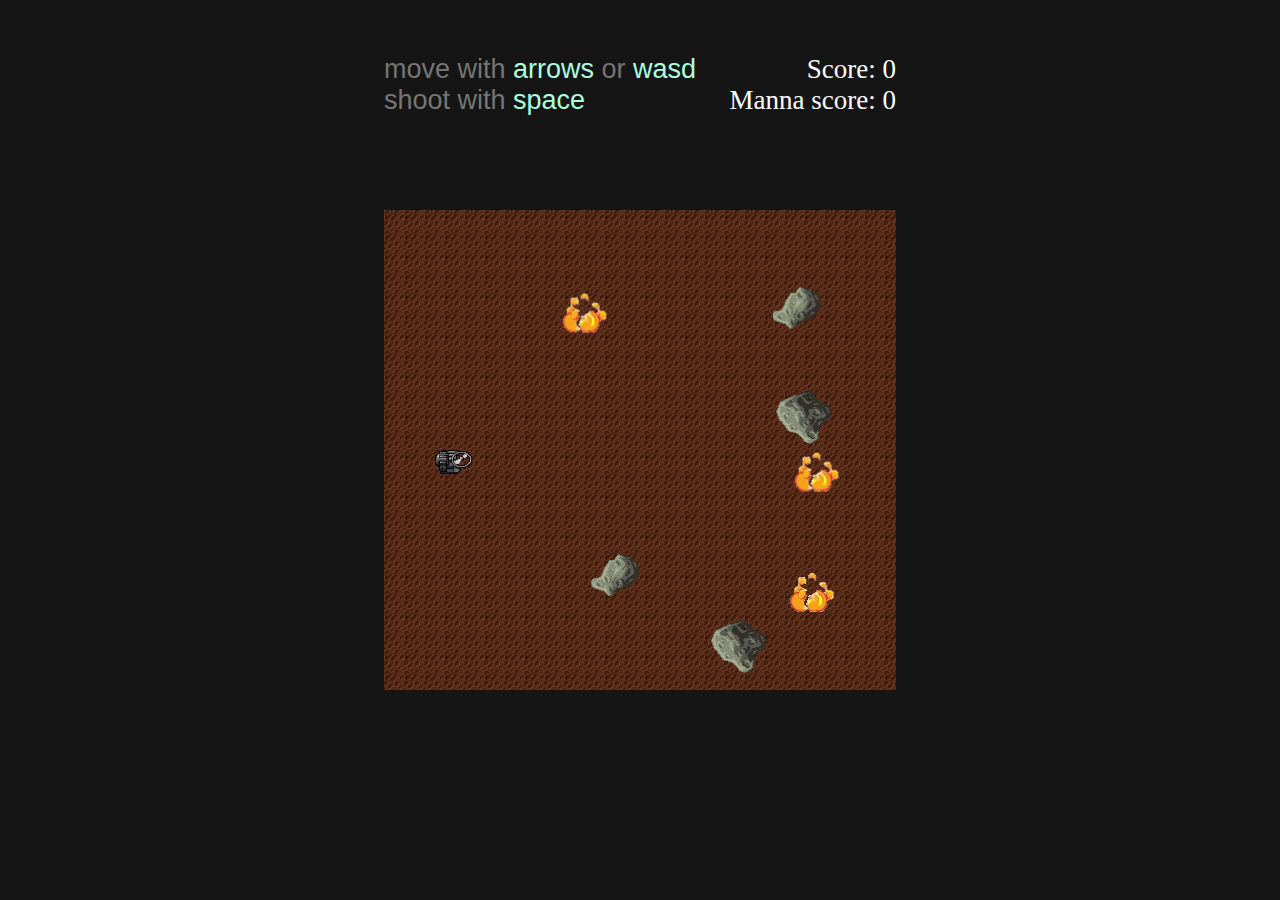
<file: SpaceAssault/index.html>
<!DOCTYPE html>
<html>

<head>
  <meta charset="utf-8">

  <title></title>
  <meta name="description" content="">
  <meta name="viewport" content="width=device-width">

  <link rel="stylesheet" href="css/app.css">
</head>

<body>
  <div id="game-over-overlay">
  </div>

  <div id="game-over">
    <h1>GAME OVER</h1>
    <button id="play-again">Play Again</button>
  </div>

  <div class="wrapper">
    <div id="instructions">
      <div>
        move with <span class="key">arrows</span> or <span class="key">wasd</span>
      </div>
      <div>
        shoot with <span class="key">space</span>
      </div>
    </div>

    <div class="score-wrapper">
      <div id="score"></div>
      <div id="manna"></div>
    </div>
  </div>
  <script type="text/javascript" src="js/resources.js"></script>
  <script type="text/javascript" src="js/input.js"></script>
  <script type="text/javascript" src="js/sprite.js"></script>
  <script type="text/javascript" src="js/app.js"></script>
</body>

</html>
</file>
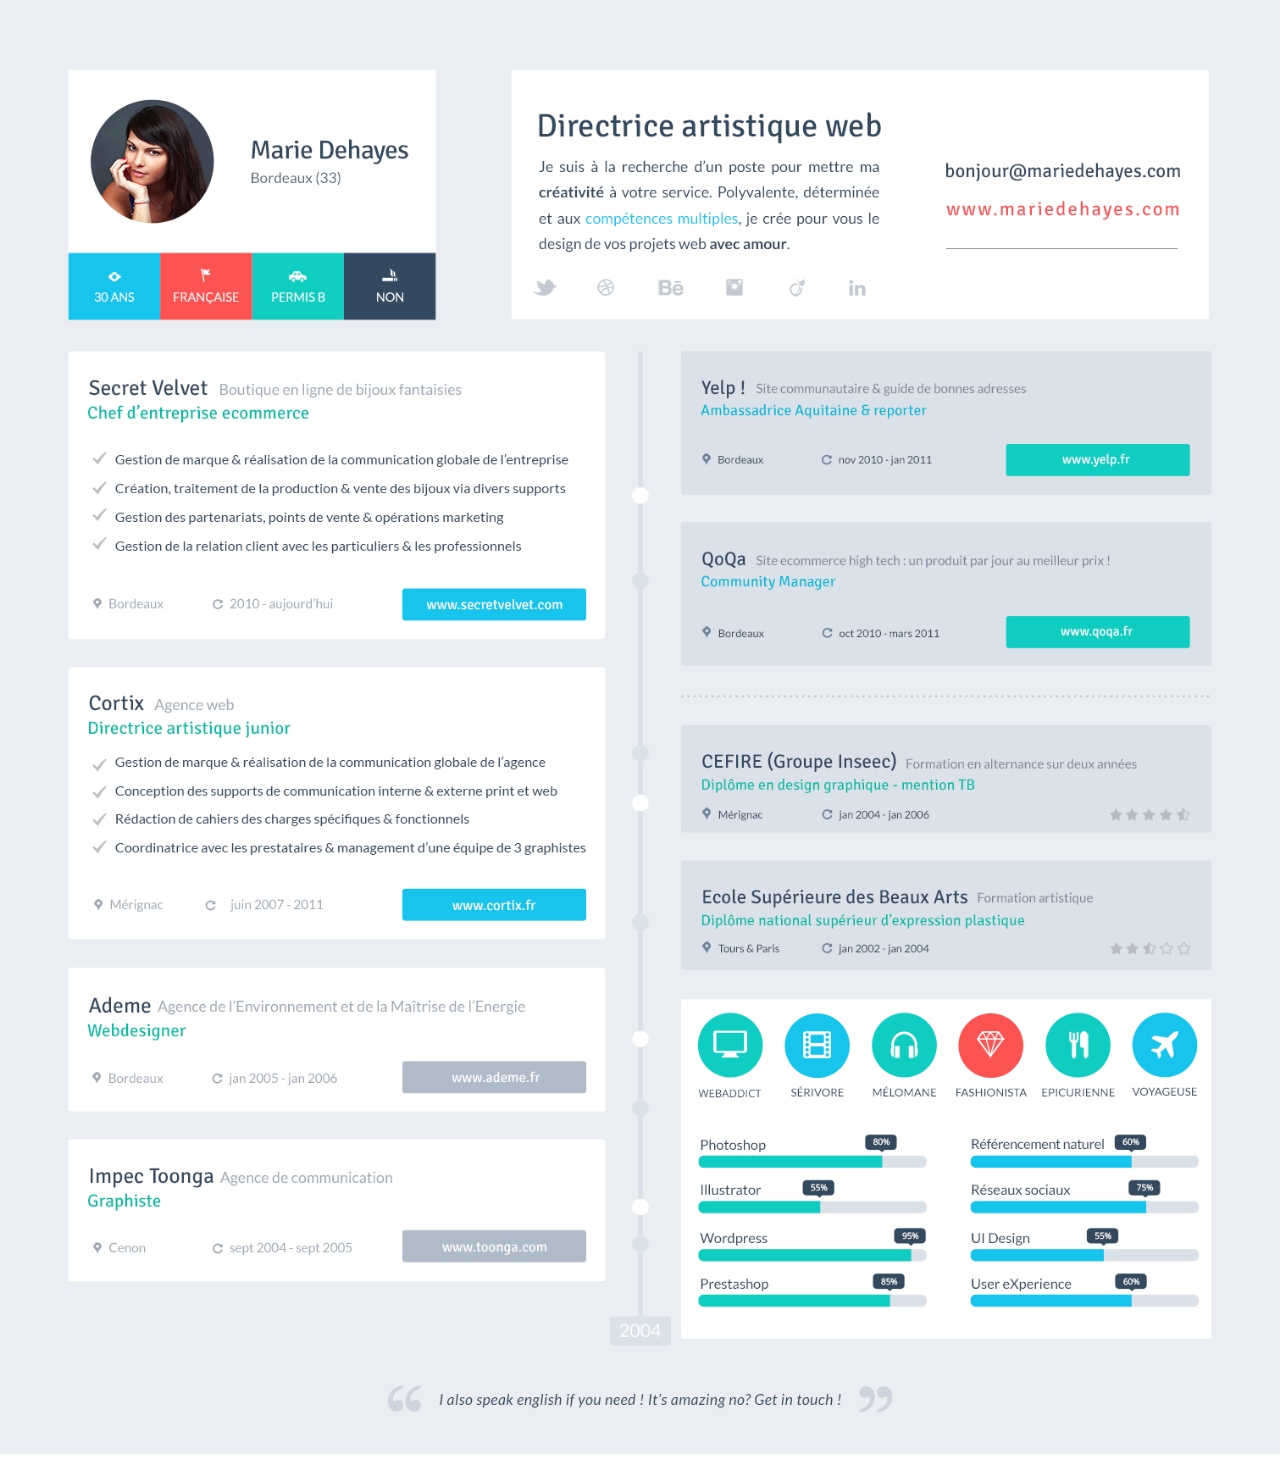
<file: Hello/layout.html>
<!DOCTYPE html>
<html lang="en">
<head>
    <meta charset="UTF-8">
    <meta name="viewport" content="width=device-width, initial-scale=1.0">
    <title>Layout</title>
    <style>
        *{
            box-sizing: border-box;
            margin:0;
            padding:0;
        }
    </style>
</head>
<body>
    <img src="styles/_Task_Resume.png" width="100%" height="100%">
</body>
</html>
</file>
<file: SpaceAssault/css/app.css>
html, body {
    margin: 0;
    padding: 0;
    background-color: #151515;
}

canvas {
    display: block;
    margin: auto;

    position: absolute;
    top: 0;
    bottom: 0;
    left: 0;
    right: 0;
}

.wrapper {
    width: 512px;
    margin: 0 auto;
    margin-top: 2em;
    position: relative;
    z-index: 1;
    font-size: 3vh;
}

#instructions {
    float: left;
    font-family: sans-serif;
    color: #757575;
}

#score {
    float: right;
    color: white;
}
#manna {
    float: right;
    color: white;
}
.score-wrapper{
    display: flex;
    flex-direction: column;
    align-items: flex-end;
    position: relative;
}


.key {
    color: #aaffdd;
}

#game-over, #game-over-overlay {
    margin: auto;
    width: 512px;
    height: 480px;
    position: absolute;
    top: 0;
    left: 0;
    right: 0;
    bottom: 0;
    z-index: 1;
    display: none;
}

#game-over-overlay {
    background-color: black;
    opacity: .5;
}

#game-over {
    height: 200px;
    text-align: center;
    color: white;
}

#game-over h1 {
    font-size: 3em;
    font-family: sans-serif;
}

#game-over button {
    font-size: 1.5em;
}
</file>
